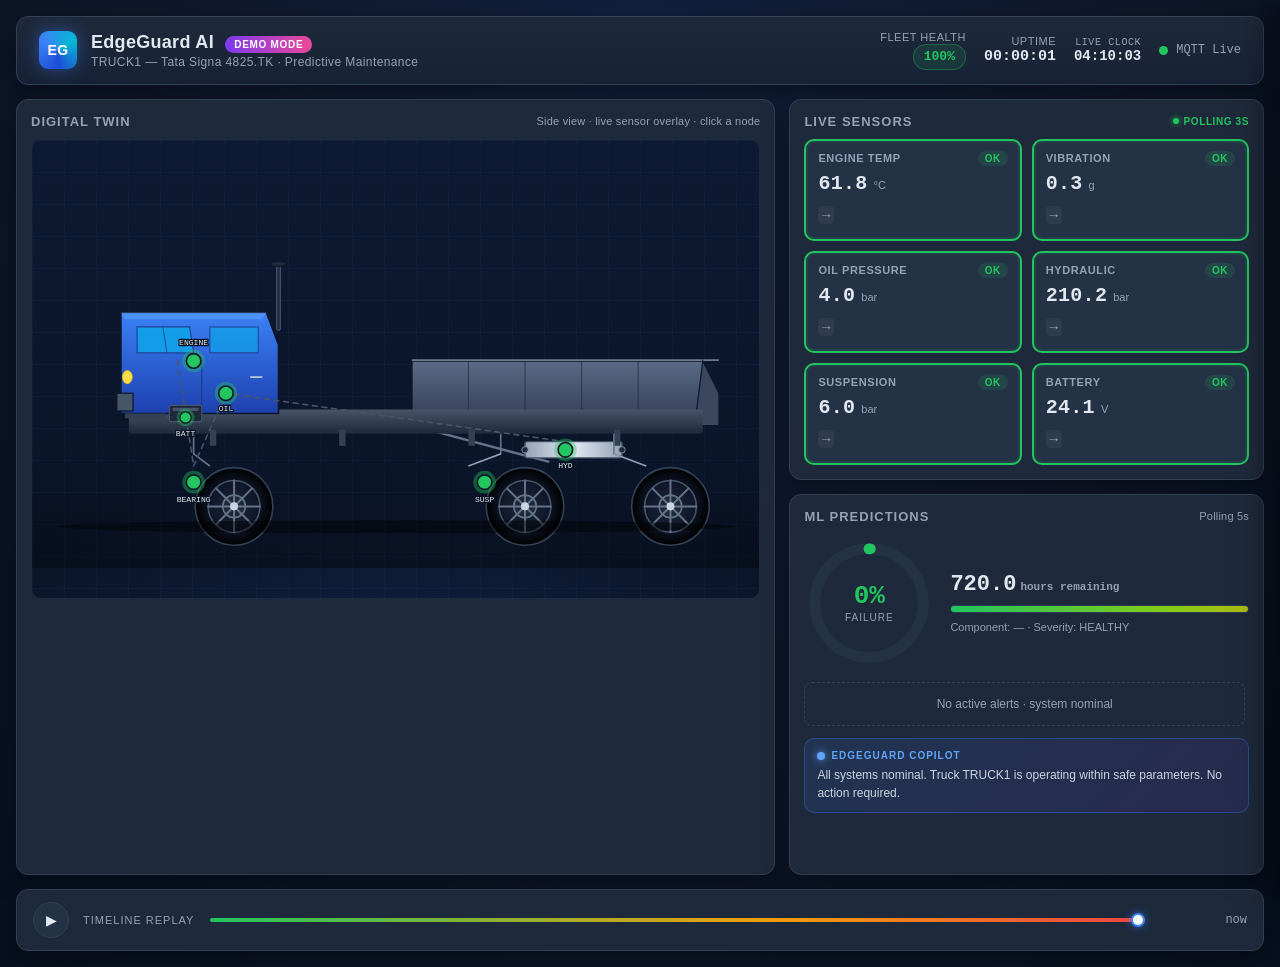
<file: frontend/digital_twin.html>
<!doctype html>
<html lang="en">
<head>
<meta charset="utf-8" />
<title>EdgeGuard AI — Digital Twin Dashboard</title>
<meta name="viewport" content="width=device-width, initial-scale=1" />
<style>
:root {
  --bg: #0f172a;
  --bg2: #0b1224;
  --card: #1e293b;
  --card2: #243245;
  --line: #334155;
  --text: #e2e8f0;
  --muted: #94a3b8;
  --accent: #3b82f6;
  --accent2: #60a5fa;
  --green: #22c55e;
  --amber: #f59e0b;
  --red: #ef4444;
  --critical-glow: rgba(239, 68, 68, 0.55);
  --shadow: 0 8px 24px rgba(0, 0, 0, 0.35);
  --radius: 12px;
  --mono: ui-monospace, SFMono-Regular, Menlo, Consolas, "Liberation Mono", monospace;
}

* { box-sizing: border-box; }

html, body {
  margin: 0;
  padding: 0;
  background: radial-gradient(ellipse at top, #11203d 0%, var(--bg) 55%, #07101f 100%);
  color: var(--text);
  font-family: -apple-system, BlinkMacSystemFont, "Segoe UI", Roboto, Oxygen, Ubuntu, "Helvetica Neue", Arial, sans-serif;
  min-height: 100vh;
  -webkit-font-smoothing: antialiased;
  overflow-x: hidden;
}

.app {
  display: grid;
  grid-template-rows: auto 1fr auto;
  min-height: 100vh;
  padding: 16px;
  gap: 14px;
}

/* ===== HEADER ===== */
.header {
  display: flex;
  align-items: center;
  justify-content: space-between;
  background: linear-gradient(180deg, var(--card) 0%, #182236 100%);
  border: 1px solid var(--line);
  border-radius: var(--radius);
  padding: 14px 22px;
  box-shadow: var(--shadow);
}

.brand {
  display: flex;
  align-items: center;
  gap: 14px;
}

.logo-mark {
  width: 38px;
  height: 38px;
  border-radius: 9px;
  background: conic-gradient(from 180deg, #1d4ed8, #3b82f6, #06b6d4, #1d4ed8);
  position: relative;
  box-shadow: 0 0 18px rgba(59, 130, 246, 0.45);
  flex: 0 0 auto;
}
.logo-mark::after {
  content: "EG";
  position: absolute;
  inset: 0;
  display: grid;
  place-items: center;
  font-weight: 800;
  font-size: 14px;
  color: white;
  letter-spacing: 0.5px;
}

.brand-text h1 {
  margin: 0;
  font-size: 18px;
  font-weight: 700;
  letter-spacing: 0.3px;
}
.brand-text .sub {
  margin: 2px 0 0;
  font-size: 12px;
  color: var(--muted);
  letter-spacing: 0.4px;
}

.header-meta {
  display: flex;
  align-items: center;
  gap: 18px;
  font-size: 13px;
}

.kpi {
  display: flex;
  flex-direction: column;
  align-items: flex-end;
  line-height: 1.2;
}
.kpi .lbl { color: var(--muted); font-size: 11px; text-transform: uppercase; letter-spacing: 0.5px; }
.kpi .val { font-weight: 700; font-family: var(--mono); font-size: 15px; }

.health-pill {
  display: inline-flex;
  align-items: center;
  gap: 6px;
  background: rgba(34, 197, 94, 0.12);
  color: var(--green);
  border: 1px solid rgba(34, 197, 94, 0.35);
  padding: 4px 10px;
  border-radius: 999px;
  font-weight: 700;
  font-family: var(--mono);
}
.health-pill.amber { background: rgba(245,158,11,.12); color: var(--amber); border-color: rgba(245,158,11,.35); }
.health-pill.red   { background: rgba(239,68,68,.12);  color: var(--red);   border-color: rgba(239,68,68,.4); }

.conn {
  display: inline-flex;
  align-items: center;
  gap: 8px;
  font-family: var(--mono);
  font-size: 12px;
  color: var(--muted);
}
.dot {
  width: 9px; height: 9px; border-radius: 50%;
  background: var(--red);
  box-shadow: 0 0 0 0 rgba(239,68,68,0.7);
  animation: pulse-red 1.4s infinite;
}
.dot.green {
  background: var(--green);
  box-shadow: 0 0 0 0 rgba(34,197,94,0.7);
  animation: pulse-green 1.6s infinite;
}
@keyframes pulse-red  {
  0% { box-shadow: 0 0 0 0 rgba(239,68,68,0.55); }
  70% { box-shadow: 0 0 0 10px rgba(239,68,68,0); }
  100% { box-shadow: 0 0 0 0 rgba(239,68,68,0); }
}
@keyframes pulse-green {
  0% { box-shadow: 0 0 0 0 rgba(34,197,94,0.55); }
  70% { box-shadow: 0 0 0 10px rgba(34,197,94,0); }
  100% { box-shadow: 0 0 0 0 rgba(34,197,94,0); }
}

.demo-badge {
  display: none;
  background: linear-gradient(90deg, #7c3aed, #ec4899);
  color: white;
  padding: 3px 9px;
  border-radius: 999px;
  font-size: 10px;
  font-weight: 800;
  letter-spacing: 0.7px;
  margin-left: 6px;
}
.demo-badge.show { display: inline-block; }

/* ===== MAIN GRID ===== */
.main {
  display: grid;
  grid-template-columns: minmax(0, 1.6fr) minmax(360px, 1fr);
  gap: 14px;
  min-height: 0;
}

@media (max-width: 1100px) {
  .main { grid-template-columns: 1fr; }
}

.panel {
  background: var(--card);
  border: 1px solid var(--line);
  border-radius: var(--radius);
  padding: 14px;
  box-shadow: var(--shadow);
  display: flex;
  flex-direction: column;
  min-width: 0;
}
.panel h2 {
  margin: 0 0 10px;
  font-size: 13px;
  font-weight: 700;
  letter-spacing: 1px;
  color: var(--muted);
  text-transform: uppercase;
  display: flex;
  align-items: center;
  justify-content: space-between;
}
.panel h2 .small {
  font-size: 11px;
  font-weight: 500;
  text-transform: none;
  letter-spacing: 0.2px;
  color: var(--muted);
}

/* ===== TRUCK SCHEMATIC ===== */
.twin-wrap {
  position: relative;
  min-height: 460px;
  background:
    radial-gradient(800px 220px at 50% 105%, rgba(59,130,246,0.10), transparent 60%),
    linear-gradient(180deg, #0d1a33 0%, #0a1326 100%);
  border: 1px solid #1c2a44;
  border-radius: 10px;
  overflow: hidden;
}
.twin-wrap::before {
  content: "";
  position: absolute;
  inset: 0;
  background-image:
    linear-gradient(rgba(59,130,246,0.05) 1px, transparent 1px),
    linear-gradient(90deg, rgba(59,130,246,0.05) 1px, transparent 1px);
  background-size: 32px 32px;
  pointer-events: none;
}
.twin-wrap::after {
  content: "";
  position: absolute;
  left: 0; right: 0; bottom: 30px; height: 90px;
  background: linear-gradient(180deg, transparent 0%, rgba(0,0,0,0.35) 100%);
  pointer-events: none;
}
.twin-svg {
  display: block;
  width: 100%;
  height: 100%;
  position: relative;
  z-index: 1;
}

.critical-banner {
  position: absolute;
  top: 14px;
  left: 50%;
  transform: translateX(-50%) translateY(-30px);
  background: linear-gradient(90deg, #ef4444, #b91c1c);
  color: white;
  font-weight: 800;
  letter-spacing: 1.5px;
  padding: 8px 22px;
  border-radius: 999px;
  font-size: 13px;
  border: 1px solid rgba(255,255,255,0.2);
  box-shadow: 0 0 30px rgba(239,68,68,0.6);
  opacity: 0;
  transition: opacity 0.5s ease, transform 0.5s ease;
  z-index: 5;
  pointer-events: none;
}
.critical-banner.show {
  opacity: 1;
  transform: translateX(-50%) translateY(0);
  animation: banner-flash 1.2s infinite;
}
@keyframes banner-flash {
  0%, 100% { box-shadow: 0 0 25px rgba(239,68,68,0.55); }
  50% { box-shadow: 0 0 45px rgba(239,68,68,0.95); }
}

/* Truck node glow */
.node {
  cursor: pointer;
  transition: transform 0.25s ease;
}
.node:hover { transform: scale(1.18); }
.node-halo { transition: opacity 0.6s ease, r 0.6s ease; }
.node-core { transition: fill 0.6s ease, stroke 0.6s ease; }

.node.critical .node-halo {
  animation: halo-pulse 1.1s ease-in-out infinite;
}
@keyframes halo-pulse {
  0%, 100% { opacity: 0.4; r: 14; }
  50%      { opacity: 0.9; r: 22; }
}

.node.critical .node-core {
  animation: core-pulse 1.1s ease-in-out infinite;
}
@keyframes core-pulse {
  0%, 100% { filter: drop-shadow(0 0 4px var(--red)); }
  50%      { filter: drop-shadow(0 0 14px var(--red)); }
}

.cascade-line {
  stroke-dasharray: 6 6;
  stroke-dashoffset: 0;
  transition: stroke 0.6s ease, stroke-width 0.6s ease, opacity 0.6s ease;
}
.cascade-line.active {
  animation: dash-march 1.6s linear infinite;
}
@keyframes dash-march {
  to { stroke-dashoffset: -48; }
}

.chassis-path {
  transition: stroke 0.6s ease, filter 0.6s ease, opacity 0.6s ease;
}

.stress-overlay {
  opacity: 0;
  transition: opacity 0.6s ease;
  pointer-events: none;
}

/* Exhaust / dust particles */
.particle-layer {
  position: absolute;
  inset: 0;
  pointer-events: none;
  z-index: 2;
}
.particle {
  position: absolute;
  width: 6px; height: 6px;
  background: radial-gradient(circle, rgba(120,120,120,0.95), rgba(120,120,120,0) 70%);
  border-radius: 50%;
  opacity: 0;
}
.particle.active {
  animation: dust-rise 2.4s linear infinite;
}
@keyframes dust-rise {
  0%   { opacity: 0; transform: translate(0,0) scale(0.4); }
  20%  { opacity: 0.85; }
  100% { opacity: 0; transform: translate(40px,-90px) scale(1.6); }
}

/* Truck tipper bed raise */
.tipper-bed {
  transition: transform 0.8s cubic-bezier(.2,.8,.2,1), transform-origin 0.4s ease;
  transform-box: fill-box;
  transform-origin: 80% 100%;
}
.tipper-bed.raised {
  transform: rotate(-18deg) translate(8px,-10px);
}

/* ===== LIVE SENSOR PANEL ===== */
.sensors {
  display: grid;
  grid-template-columns: repeat(2, 1fr);
  gap: 10px;
}
.sensor-card {
  background: var(--card2);
  border: 2px solid var(--line);
  border-radius: 10px;
  padding: 10px 12px;
  display: flex;
  flex-direction: column;
  gap: 6px;
  position: relative;
  transition: border-color 0.6s ease, box-shadow 0.6s ease, transform 0.2s ease;
  cursor: pointer;
  min-width: 0;
}
.sensor-card:hover { transform: translateY(-2px); }
.sensor-card.healthy { border-color: var(--green); box-shadow: 0 0 0 2px rgba(34,197,94,0.10) inset; }
.sensor-card.warning { border-color: var(--amber); box-shadow: 0 0 0 2px rgba(245,158,11,0.12) inset; }
.sensor-card.critical { border-color: var(--red); box-shadow: 0 0 0 2px rgba(239,68,68,0.18) inset, 0 0 18px rgba(239,68,68,0.25); }

.sensor-head {
  display: flex;
  justify-content: space-between;
  align-items: center;
  gap: 8px;
}
.sensor-name {
  font-size: 11px;
  color: var(--muted);
  text-transform: uppercase;
  letter-spacing: 0.6px;
  font-weight: 600;
  white-space: nowrap;
  overflow: hidden;
  text-overflow: ellipsis;
}
.health-badge {
  font-size: 10px;
  font-weight: 700;
  text-transform: uppercase;
  padding: 2px 7px;
  border-radius: 999px;
  background: rgba(34,197,94,0.15);
  color: var(--green);
  letter-spacing: 0.5px;
  white-space: nowrap;
}
.health-badge.amber { background: rgba(245,158,11,0.15); color: var(--amber); }
.health-badge.red   { background: rgba(239,68,68,0.18);  color: var(--red); }

.sensor-value {
  display: flex;
  align-items: baseline;
  gap: 6px;
}
.sensor-value .v { font-size: 20px; font-weight: 700; font-family: var(--mono); letter-spacing: 0.3px; }
.sensor-value .u { font-size: 11px; color: var(--muted); }

.sensor-trend {
  display: flex;
  align-items: center;
  justify-content: space-between;
  gap: 6px;
}
.trend-arrow {
  font-size: 14px;
  line-height: 1;
  width: 18px; height: 18px;
  display: inline-flex;
  align-items: center;
  justify-content: center;
  border-radius: 4px;
  background: rgba(255,255,255,0.05);
  color: var(--muted);
}
.trend-arrow.up   { color: var(--amber); background: rgba(245,158,11,0.12); }
.trend-arrow.down { color: #60a5fa;  background: rgba(59,130,246,0.12); }
.trend-arrow.flat { color: var(--muted); }

.spark {
  width: 100%;
  height: 28px;
  display: block;
}

/* ===== PREDICTION PANEL ===== */
.pred-grid {
  display: grid;
  grid-template-columns: auto 1fr;
  gap: 16px;
  align-items: center;
  margin-top: 4px;
}

.gauge {
  position: relative;
  width: 130px; height: 130px;
}
.gauge svg { width: 100%; height: 100%; transform: rotate(-90deg); }
.gauge .gauge-track { stroke: #243245; }
.gauge .gauge-fill {
  stroke-linecap: round;
  transition: stroke-dashoffset 0.8s ease, stroke 0.6s ease;
}
.gauge .gauge-center {
  position: absolute;
  inset: 0;
  display: flex;
  flex-direction: column;
  align-items: center;
  justify-content: center;
  pointer-events: none;
}
.gauge .gauge-center .pct {
  font-size: 26px;
  font-weight: 800;
  font-family: var(--mono);
  line-height: 1;
  transition: color 0.6s ease;
}
.gauge .gauge-center .lbl {
  font-size: 10px;
  color: var(--muted);
  letter-spacing: 1px;
  text-transform: uppercase;
  margin-top: 3px;
}

.rul-block {
  display: flex;
  flex-direction: column;
  gap: 8px;
  min-width: 0;
}
.rul-value {
  font-size: 22px;
  font-weight: 700;
  font-family: var(--mono);
}
.rul-value .small { font-size: 11px; color: var(--muted); margin-left: 4px; }
.rul-bar {
  height: 8px;
  background: #1b2740;
  border-radius: 999px;
  overflow: hidden;
  border: 1px solid #2a3a58;
}
.rul-bar .fill {
  height: 100%;
  background: linear-gradient(90deg, var(--green), #84cc16, var(--amber), var(--red));
  background-size: 220% 100%;
  background-position: 0% 0%;
  transition: width 0.8s ease, background-position 0.8s ease;
}

.alerts {
  margin-top: 14px;
  display: flex;
  flex-direction: column;
  gap: 8px;
  max-height: 220px;
  overflow-y: auto;
  padding-right: 4px;
}
.alerts::-webkit-scrollbar { width: 6px; }
.alerts::-webkit-scrollbar-thumb { background: #334155; border-radius: 6px; }

.alert {
  background: var(--card2);
  border-left: 4px solid var(--accent);
  border-radius: 6px;
  padding: 8px 10px;
  display: grid;
  grid-template-columns: auto 1fr auto;
  gap: 8px;
  align-items: start;
  font-size: 12px;
  transition: border-color 0.4s ease;
}
.alert.warning { border-left-color: var(--amber); }
.alert.critical { border-left-color: var(--red); }
.alert .badge {
  font-size: 9px;
  font-weight: 700;
  text-transform: uppercase;
  padding: 2px 6px;
  border-radius: 999px;
  background: rgba(59,130,246,0.15);
  color: var(--accent2);
  letter-spacing: 0.5px;
  white-space: nowrap;
}
.alert.warning .badge { background: rgba(245,158,11,0.15); color: var(--amber); }
.alert.critical .badge { background: rgba(239,68,68,0.18); color: var(--red); }
.alert .body { line-height: 1.4; }
.alert .body .comp { color: var(--muted); font-size: 10px; text-transform: uppercase; letter-spacing: 0.6px; }
.alert .body .msg { margin-top: 2px; color: var(--text); }
.alert .ts { font-size: 10px; color: var(--muted); font-family: var(--mono); }

.empty-state {
  color: var(--muted);
  font-size: 12px;
  text-align: center;
  padding: 14px;
  border: 1px dashed var(--line);
  border-radius: 8px;
}

.copilot {
  margin-top: 12px;
  background: linear-gradient(135deg, rgba(59,130,246,0.12), rgba(124,58,237,0.10));
  border: 1px solid rgba(59,130,246,0.35);
  border-radius: 10px;
  padding: 10px 12px;
  font-size: 12px;
  line-height: 1.45;
  color: #cbd5e1;
}
.copilot .head {
  display: flex;
  align-items: center;
  gap: 6px;
  font-size: 10px;
  text-transform: uppercase;
  letter-spacing: 1px;
  color: var(--accent2);
  font-weight: 700;
  margin-bottom: 4px;
}
.copilot .head::before {
  content: "";
  width: 8px; height: 8px;
  border-radius: 50%;
  background: var(--accent2);
  box-shadow: 0 0 8px var(--accent2);
}

/* ===== TIMELINE REPLAY ===== */
.timeline {
  background: var(--card);
  border: 1px solid var(--line);
  border-radius: var(--radius);
  padding: 12px 16px;
  display: flex;
  align-items: center;
  gap: 14px;
  box-shadow: var(--shadow);
}
.timeline .play {
  width: 36px; height: 36px;
  border-radius: 50%;
  border: 1px solid var(--line);
  background: var(--card2);
  color: var(--text);
  cursor: pointer;
  display: grid;
  place-items: center;
  font-size: 14px;
}
.timeline .play:hover { background: #2c3a52; }
.timeline .scrub {
  flex: 1;
  position: relative;
  height: 36px;
  display: flex;
  flex-direction: column;
  justify-content: center;
}
.timeline .scrub input {
  -webkit-appearance: none;
  appearance: none;
  width: 100%;
  height: 4px;
  background: linear-gradient(90deg, var(--green) 0%, var(--amber) 60%, var(--red) 100%);
  border-radius: 999px;
  outline: none;
}
.timeline .scrub input::-webkit-slider-thumb {
  -webkit-appearance: none;
  appearance: none;
  width: 14px; height: 14px;
  border-radius: 50%;
  background: white;
  border: 2px solid var(--accent);
  cursor: pointer;
  box-shadow: 0 0 8px rgba(59,130,246,0.6);
}
.timeline .scrub input::-moz-range-thumb {
  width: 14px; height: 14px;
  border-radius: 50%;
  background: white;
  border: 2px solid var(--accent);
  cursor: pointer;
}
.timeline .ts {
  font-family: var(--mono);
  font-size: 12px;
  color: var(--muted);
  min-width: 90px;
  text-align: right;
}
.timeline .lbl {
  font-size: 11px;
  text-transform: uppercase;
  letter-spacing: 1px;
  color: var(--muted);
}

/* ===== SIDE PANEL (drawer) ===== */
.drawer-mask {
  position: fixed;
  inset: 0;
  background: rgba(2, 6, 23, 0.55);
  backdrop-filter: blur(2px);
  opacity: 0;
  pointer-events: none;
  transition: opacity 0.3s ease;
  z-index: 50;
}
.drawer-mask.show { opacity: 1; pointer-events: auto; }

.drawer {
  position: fixed;
  top: 0; right: 0; bottom: 0;
  width: min(440px, 95vw);
  background: linear-gradient(180deg, #0e1a30 0%, #0a1322 100%);
  border-left: 1px solid var(--line);
  box-shadow: -10px 0 30px rgba(0,0,0,0.5);
  transform: translateX(100%);
  transition: transform 0.35s cubic-bezier(.2,.8,.2,1);
  z-index: 60;
  display: flex;
  flex-direction: column;
}
.drawer.show { transform: translateX(0); }
.drawer-head {
  padding: 18px 20px;
  border-bottom: 1px solid var(--line);
  display: flex;
  align-items: center;
  justify-content: space-between;
}
.drawer-head h3 {
  margin: 0;
  font-size: 16px;
  letter-spacing: 0.3px;
}
.drawer-head h3 .sub {
  display: block;
  font-size: 11px;
  color: var(--muted);
  font-weight: 500;
  margin-top: 2px;
  letter-spacing: 0.5px;
  text-transform: uppercase;
}
.drawer-close {
  background: var(--card2);
  border: 1px solid var(--line);
  color: var(--text);
  width: 32px; height: 32px;
  border-radius: 8px;
  cursor: pointer;
  font-size: 16px;
}
.drawer-close:hover { background: #2c3a52; }
.drawer-body {
  padding: 16px 20px;
  flex: 1;
  overflow-y: auto;
}
.drawer-body h4 {
  font-size: 11px;
  text-transform: uppercase;
  letter-spacing: 1px;
  color: var(--muted);
  margin: 14px 0 8px;
}
.drawer-body h4:first-child { margin-top: 0; }
.history-chart {
  width: 100%;
  height: 180px;
  background: var(--card2);
  border: 1px solid var(--line);
  border-radius: 8px;
  display: block;
}
.sop-text {
  background: var(--card2);
  border: 1px solid var(--line);
  border-left: 3px solid var(--accent);
  border-radius: 8px;
  padding: 12px 14px;
  font-size: 13px;
  line-height: 1.55;
  color: #cbd5e1;
}
.sop-text strong { color: var(--text); }

.threshold-legend {
  display: grid;
  grid-template-columns: 1fr 1fr 1fr;
  gap: 6px;
  margin-top: 6px;
}
.threshold-legend .cell {
  font-size: 10px;
  padding: 4px 6px;
  border-radius: 6px;
  text-align: center;
  font-family: var(--mono);
  background: rgba(255,255,255,0.04);
  color: var(--muted);
  letter-spacing: 0.3px;
}
.threshold-legend .cell.healthy { color: var(--green); border: 1px solid rgba(34,197,94,0.3); }
.threshold-legend .cell.warning { color: var(--amber); border: 1px solid rgba(245,158,11,0.3); }
.threshold-legend .cell.critical{ color: var(--red);   border: 1px solid rgba(239,68,68,0.3); }

.live-tag {
  display: inline-flex;
  align-items: center;
  gap: 5px;
  font-size: 10px;
  font-weight: 700;
  letter-spacing: 0.6px;
  text-transform: uppercase;
  color: var(--green);
}
.live-tag::before {
  content: "";
  width: 6px; height: 6px;
  border-radius: 50%;
  background: var(--green);
  box-shadow: 0 0 6px var(--green);
  animation: pulse-green 1.4s infinite;
}

/* Sensor node label */
.node-label {
  fill: #e2e8f0;
  font-size: 10px;
  font-family: var(--mono);
  text-anchor: middle;
  pointer-events: none;
  paint-order: stroke;
  stroke: #0a1322;
  stroke-width: 3px;
  stroke-linejoin: round;
}

/* Status grid in header */
.header-clock {
  display: flex;
  flex-direction: column;
  align-items: flex-end;
  font-family: var(--mono);
}
.header-clock .lbl { color: var(--muted); font-size: 10px; text-transform: uppercase; letter-spacing: 0.6px; }
.header-clock .val { font-size: 14px; font-weight: 700; }

</style>
</head>
<body>
<div class="app">

  <!-- ==================== HEADER ==================== -->
  <header class="header">
    <div class="brand">
      <div class="logo-mark"></div>
      <div class="brand-text">
        <h1>EdgeGuard AI <span class="demo-badge" id="demoBadge">DEMO MODE</span></h1>
        <p class="sub">TRUCK1 — Tata Signa 4825.TK &middot; Predictive Maintenance</p>
      </div>
    </div>
    <div class="header-meta">
      <div class="kpi">
        <span class="lbl">Fleet Health</span>
        <span class="health-pill" id="healthPill">100%</span>
      </div>
      <div class="kpi">
        <span class="lbl">Uptime</span>
        <span class="val" id="uptimeVal">00:00:00</span>
      </div>
      <div class="header-clock">
        <span class="lbl">Live Clock</span>
        <span class="val" id="liveClock">--:--:--</span>
      </div>
      <div class="conn">
        <span class="dot green" id="connDot"></span>
        <span id="connTxt">MQTT Live</span>
      </div>
    </div>
  </header>

  <!-- ==================== MAIN ==================== -->
  <main class="main">

    <!-- ===== Truck Schematic Panel ===== -->
    <section class="panel" id="twinPanel">
      <h2>Digital Twin <span class="small">Side view &middot; live sensor overlay &middot; click a node</span></h2>
      <div class="twin-wrap" id="twinWrap">
        <div class="critical-banner" id="critBanner">⚠ CRITICAL FAILURE IMMINENT ⚠</div>

        <!-- Particle layer (exhaust) -->
        <div class="particle-layer" id="particleLayer"></div>

        <svg class="twin-svg" viewBox="0 0 900 460" preserveAspectRatio="xMidYMid meet">

          <defs>
            <linearGradient id="bedGrad" x1="0" y1="0" x2="0" y2="1">
              <stop offset="0" stop-color="#5b6b85"/>
              <stop offset="1" stop-color="#2f3a52"/>
            </linearGradient>
            <linearGradient id="cabGrad" x1="0" y1="0" x2="0" y2="1">
              <stop offset="0" stop-color="#3b82f6"/>
              <stop offset="1" stop-color="#1e40af"/>
            </linearGradient>
            <linearGradient id="chassisGrad" x1="0" y1="0" x2="0" y2="1">
              <stop offset="0" stop-color="#475569"/>
              <stop offset="1" stop-color="#1e293b"/>
            </linearGradient>
            <radialGradient id="wheelGrad" cx="0.5" cy="0.5" r="0.5">
              <stop offset="0" stop-color="#1f2937"/>
              <stop offset="0.6" stop-color="#0f172a"/>
              <stop offset="1" stop-color="#000"/>
            </radialGradient>
            <linearGradient id="ramGrad" x1="0" y1="0" x2="1" y2="0">
              <stop offset="0" stop-color="#94a3b8"/>
              <stop offset="0.5" stop-color="#e2e8f0"/>
              <stop offset="1" stop-color="#94a3b8"/>
            </linearGradient>
            <filter id="chassisShadow" x="-20%" y="-20%" width="140%" height="140%">
              <feGaussianBlur in="SourceAlpha" stdDeviation="2"/>
              <feOffset dx="0" dy="3"/>
              <feComponentTransfer><feFuncA type="linear" slope="0.5"/></feComponentTransfer>
              <feMerge><feMergeNode/><feMergeNode in="SourceGraphic"/></feMerge>
            </filter>

            <symbol id="wheel" viewBox="-50 -50 100 100">
              <circle r="48" fill="url(#wheelGrad)" stroke="#334155" stroke-width="2"/>
              <circle r="32" fill="none" stroke="#475569" stroke-width="2"/>
              <circle r="14" fill="#1e293b" stroke="#64748b" stroke-width="2"/>
              <g stroke="#64748b" stroke-width="2.5" stroke-linecap="round">
                <line x1="0" y1="-32" x2="0" y2="32"/>
                <line x1="-32" y1="0" x2="32" y2="0"/>
                <line x1="-22" y1="-22" x2="22" y2="22"/>
                <line x1="-22" y1="22" x2="22" y2="-22"/>
              </g>
              <circle r="5" fill="#cbd5e1"/>
            </symbol>
          </defs>

          <!-- ============== TRUCK BODY ============== -->
          <g id="truckBody">

            <!-- Tipper bed (raised at critical) -->
            <g class="tipper-bed" id="tipperBed">
              <!-- Bed main body -->
              <path d="M 470 220 L 830 220 L 850 260 L 830 300 L 470 300 Z"
                    fill="url(#bedGrad)" stroke="#0f172a" stroke-width="2" class="chassis-path"/>
              <!-- Bed top rim -->
              <path d="M 470 220 L 830 220 L 850 220 L 850 218 L 470 218 Z"
                    fill="#94a3b8" opacity="0.7"/>
              <!-- Bed ribs -->
              <g stroke="#1e293b" stroke-width="1.5" opacity="0.6">
                <line x1="540" y1="220" x2="540" y2="300"/>
                <line x1="610" y1="220" x2="610" y2="300"/>
                <line x1="680" y1="220" x2="680" y2="300"/>
                <line x1="750" y1="220" x2="750" y2="300"/>
              </g>
              <!-- Tail gate -->
              <path d="M 830 220 L 850 260 L 850 300 L 820 300 Z"
                    fill="#3b475e" stroke="#0f172a" stroke-width="1.5"/>
            </g>

            <!-- Hydraulic ram under tipper bed -->
            <g id="hydraulicRam">
              <line x1="490" y1="305" x2="640" y2="345" stroke="#64748b" stroke-width="3"/>
              <rect x="610" y="320" width="120" height="20" rx="3" fill="url(#ramGrad)" stroke="#475569" stroke-width="1.5"/>
              <line x1="610" y1="320" x2="610" y2="340" stroke="#475569" stroke-width="1"/>
              <line x1="730" y1="320" x2="730" y2="340" stroke="#475569" stroke-width="1"/>
              <circle cx="610" cy="330" r="4" fill="#1e293b" stroke="#94a3b8" stroke-width="1"/>
              <circle cx="730" cy="330" r="4" fill="#1e293b" stroke="#94a3b8" stroke-width="1"/>
            </g>

            <!-- Main chassis frame -->
            <rect x="120" y="280" width="710" height="30" rx="4" fill="url(#chassisGrad)" class="chassis-path" filter="url(#chassisShadow)"/>

            <!-- Cross members -->
            <g fill="#334155">
              <rect x="220" y="305" width="8" height="20"/>
              <rect x="380" y="305" width="8" height="20"/>
              <rect x="540" y="305" width="8" height="20"/>
              <rect x="720" y="305" width="8" height="20"/>
            </g>

            <!-- Cab (boxy) -->
            <g id="cabGroup">
              <!-- Cab body -->
              <path d="M 110 160 L 290 160 L 305 200 L 305 285 L 110 285 Z"
                    fill="url(#cabGrad)" stroke="#0f172a" stroke-width="2" class="chassis-path"/>
              <!-- Roof highlight -->
              <path d="M 110 160 L 290 160 L 285 168 L 115 168 Z" fill="#60a5fa" opacity="0.5"/>
              <!-- Windshield -->
              <path d="M 130 178 L 195 178 L 200 210 L 130 210 Z" fill="#0ea5e9" opacity="0.85" stroke="#1e3a8a" stroke-width="1.5"/>
              <line x1="162" y1="178" x2="167" y2="210" stroke="#1e3a8a" stroke-width="1"/>
              <!-- Side window -->
              <rect x="220" y="178" width="60" height="32" fill="#0ea5e9" opacity="0.7" stroke="#1e3a8a" stroke-width="1.5"/>
              <!-- Door handle -->
              <line x1="270" y1="240" x2="285" y2="240" stroke="#cbd5e1" stroke-width="2"/>
              <!-- Door line -->
              <line x1="210" y1="220" x2="210" y2="285" stroke="#1e3a8a" stroke-width="1.5"/>
              <!-- Headlight -->
              <ellipse cx="118" cy="240" rx="6" ry="8" fill="#fde047" stroke="#facc15" stroke-width="1"/>
              <!-- Front bumper -->
              <rect x="105" y="260" width="20" height="22" fill="#475569" stroke="#0f172a" stroke-width="1.5"/>
              <!-- Step -->
              <rect x="115" y="285" width="50" height="6" fill="#334155"/>
            </g>

            <!-- Exhaust pipe (with particles on critical) -->
            <g id="exhaustGroup">
              <line x1="305" y1="180" x2="305" y2="100" stroke="#475569" stroke-width="6" stroke-linecap="round"/>
              <line x1="305" y1="180" x2="305" y2="100" stroke="#1e293b" stroke-width="3" stroke-linecap="round"/>
              <ellipse cx="305" cy="100" rx="10" ry="3" fill="#1e293b" stroke="#0f172a" stroke-width="1.5"/>
            </g>

            <!-- Suspension hints (rear) -->
            <g stroke="#64748b" stroke-width="2" fill="none">
              <path d="M 720 310 L 720 335 L 760 350"/>
              <path d="M 580 310 L 580 335 L 540 350"/>
            </g>
            <g stroke="#94a3b8" stroke-width="1.5">
              <line x1="580" y1="335" x2="540" y2="350"/>
              <line x1="720" y1="335" x2="760" y2="350"/>
            </g>

            <!-- Front suspension (hint) -->
            <g stroke="#64748b" stroke-width="2" fill="none">
              <path d="M 200 310 L 200 335 L 220 350"/>
            </g>

            <!-- Battery (cab underside) -->
            <rect x="170" y="275" width="40" height="20" rx="2" fill="#1e293b" stroke="#475569" stroke-width="1.5"/>
            <rect x="174" y="278" width="32" height="4" fill="#475569"/>
            <text x="190" y="291" text-anchor="middle" font-family="monospace" font-size="8" fill="#94a3b8">12V</text>

            <!-- Wheels: front + 2 rear -->
            <use href="#wheel" x="200" y="350" width="100" height="100"/>
            <use href="#wheel" x="560" y="350" width="100" height="100"/>
            <use href="#wheel" x="740" y="350" width="100" height="100"/>

            <!-- Ground shadow -->
            <ellipse cx="450" cy="425" rx="420" ry="8" fill="rgba(0,0,0,0.45)"/>

            <!-- Stress overlay (visible at high failure probability) -->
            <g class="stress-overlay" id="stressOverlay">
              <path d="M 200 285 L 280 285" stroke="#ef4444" stroke-width="2" stroke-dasharray="3 3" opacity="0.7"/>
              <path d="M 470 285 L 600 285" stroke="#ef4444" stroke-width="2" stroke-dasharray="3 3" opacity="0.7"/>
              <path d="M 720 285 L 830 285" stroke="#ef4444" stroke-width="2" stroke-dasharray="3 3" opacity="0.7"/>
              <path d="M 130 220 L 130 270" stroke="#ef4444" stroke-width="2" stroke-dasharray="3 3" opacity="0.5"/>
              <circle cx="200" cy="350" r="55" fill="none" stroke="#ef4444" stroke-width="1.5" stroke-dasharray="4 4" opacity="0.5"/>
              <circle cx="560" cy="350" r="55" fill="none" stroke="#ef4444" stroke-width="1.5" stroke-dasharray="4 4" opacity="0.5"/>
              <circle cx="740" cy="350" r="55" fill="none" stroke="#ef4444" stroke-width="1.5" stroke-dasharray="4 4" opacity="0.5"/>
              <text x="450" y="445" text-anchor="middle" font-family="monospace" font-size="11" fill="#ef4444" font-weight="700" letter-spacing="1.5">STRUCTURAL STRESS DETECTED</text>
            </g>

          </g>

          <!-- ============== CASCADE LINES ============== -->
          <g id="cascadeGroup" fill="none" stroke-width="2.5" stroke-linecap="round">
            <line class="cascade-line" id="line_engine_bearing" x1="180" y1="220" x2="200" y2="350"/>
            <line class="cascade-line" id="line_bearing_oil"   x1="200" y1="350" x2="240" y2="260"/>
            <line class="cascade-line" id="line_oil_hydraulic" x1="240" y1="260" x2="660" y2="320"/>
          </g>

          <!-- ============== SENSOR NODES ============== -->
          <g id="nodesGroup">

            <!-- Engine (cab area) -->
            <g class="node" id="node_temperature" data-sensor="temperature">
              <circle class="node-halo" cx="200" cy="220" r="14" fill="#22c55e" opacity="0.4"/>
              <circle class="node-core" cx="200" cy="220" r="9" fill="#22c55e" stroke="#0f172a" stroke-width="2"/>
              <text class="node-label" x="200" y="200">ENGINE</text>
            </g>

            <!-- Axle bearing (front wheel hub) -->
            <g class="node" id="node_vibration" data-sensor="vibration">
              <circle class="node-halo" cx="200" cy="370" r="14" fill="#22c55e" opacity="0.4"/>
              <circle class="node-core" cx="200" cy="370" r="9" fill="#22c55e" stroke="#0f172a" stroke-width="2"/>
              <text class="node-label" x="200" y="395">BEARING</text>
            </g>

            <!-- Oil system (engine bay) -->
            <g class="node" id="node_oil_pressure" data-sensor="oil_pressure">
              <circle class="node-halo" cx="240" cy="260" r="14" fill="#22c55e" opacity="0.4"/>
              <circle class="node-core" cx="240" cy="260" r="9" fill="#22c55e" stroke="#0f172a" stroke-width="2"/>
              <text class="node-label" x="240" y="282">OIL</text>
            </g>

            <!-- Hydraulic ram (tipper bed hinge) -->
            <g class="node" id="node_hydraulic_pressure" data-sensor="hydraulic_pressure">
              <circle class="node-halo" cx="660" cy="330" r="14" fill="#22c55e" opacity="0.4"/>
              <circle class="node-core" cx="660" cy="330" r="9" fill="#22c55e" stroke="#0f172a" stroke-width="2"/>
              <text class="node-label" x="660" y="352">HYD</text>
            </g>

            <!-- Suspension (rear axle) -->
            <g class="node" id="node_suspension_pressure" data-sensor="suspension_pressure">
              <circle class="node-halo" cx="560" cy="370" r="14" fill="#22c55e" opacity="0.4"/>
              <circle class="node-core" cx="560" cy="370" r="9" fill="#22c55e" stroke="#0f172a" stroke-width="2"/>
              <text class="node-label" x="560" y="395">SUSP</text>
            </g>

            <!-- Battery (cab underside) -->
            <g class="node" id="node_battery_voltage" data-sensor="battery_voltage">
              <circle class="node-halo" cx="190" cy="290" r="11" fill="#22c55e" opacity="0.4"/>
              <circle class="node-core" cx="190" cy="290" r="7" fill="#22c55e" stroke="#0f172a" stroke-width="1.5"/>
              <text class="node-label" x="190" y="313">BATT</text>
            </g>

          </g>
        </svg>
      </div>
    </section>

    <!-- ===== Right column ===== -->
    <div style="display: grid; grid-template-rows: 1fr 1fr; gap: 14px; min-height: 0;">

      <!-- Live Sensors -->
      <section class="panel">
        <h2>Live Sensors <span class="live-tag">Polling 3s</span></h2>
        <div class="sensors" id="sensorGrid"></div>
      </section>

      <!-- Predictions -->
      <section class="panel">
        <h2>ML Predictions <span class="small">Polling 5s</span></h2>
        <div class="pred-grid">
          <div class="gauge" id="gauge">
            <svg viewBox="0 0 120 120">
              <circle class="gauge-track" cx="60" cy="60" r="50" fill="none" stroke-width="10"/>
              <circle class="gauge-fill" id="gaugeFill" cx="60" cy="60" r="50" fill="none"
                      stroke="#22c55e" stroke-width="10"
                      stroke-dasharray="314.16" stroke-dashoffset="314.16"/>
            </svg>
            <div class="gauge-center">
              <div class="pct" id="gaugePct">0%</div>
              <div class="lbl">Failure</div>
            </div>
          </div>
          <div class="rul-block">
            <div class="rul-value"><span id="rulVal">—</span><span class="small">hours remaining</span></div>
            <div class="rul-bar"><div class="fill" id="rulFill" style="width: 0%; background-position: 0% 0%;"></div></div>
            <div class="small" style="color: var(--muted); font-size: 11px;" id="rulSub">Estimated RUL &middot; updates with prediction</div>
          </div>
        </div>

        <div class="alerts" id="alertsList">
          <div class="empty-state">No active alerts &middot; system nominal</div>
        </div>

        <div class="copilot" id="copilotBox">
          <div class="head">EdgeGuard Copilot</div>
          <div id="copilotText">All systems nominal. Truck TRUCK1 is operating within safe parameters. No action required.</div>
        </div>
      </section>

    </div>
  </main>

  <!-- ==================== TIMELINE REPLAY ==================== -->
  <footer class="timeline">
    <button class="play" id="playBtn" title="Play / Pause">▶</button>
    <div class="lbl">Timeline Replay</div>
    <div class="scrub">
      <input type="range" min="0" max="100" value="100" id="scrub" />
    </div>
    <div class="ts" id="scrubTime">now</div>
  </footer>
</div>

<!-- ==================== DRAWER ==================== -->
<div class="drawer-mask" id="drawerMask"></div>
<aside class="drawer" id="drawer" aria-hidden="true">
  <div class="drawer-head">
    <h3 id="drawerTitle">Sensor<span class="sub" id="drawerSub">Click a node or card</span></h3>
    <button class="drawer-close" id="drawerClose" aria-label="Close">✕</button>
  </div>
  <div class="drawer-body">
    <h4>Current Reading</h4>
    <div class="sop-text" id="drawerCurrent">—</div>

    <h4>History (last 20 readings)</h4>
    <canvas class="history-chart" id="historyChart" width="800" height="360"></canvas>

    <h4>Threshold Map</h4>
    <div class="threshold-legend" id="thresholds"></div>

    <h4>Recommended Action (SOP)</h4>
    <div class="sop-text" id="sopText">—</div>
  </div>
</aside>

<script>
/* ============================================================
   EDGEGUARD AI — DIGITAL TWIN DASHBOARD
   Polls backend (FastAPI) at :8000. Falls back to demo mode.
   ============================================================ */

const API = "http://localhost:8000";
const SENSOR_KEYS = [
  "temperature", "vibration", "oil_pressure",
  "hydraulic_pressure", "suspension_pressure", "battery_voltage"
];

const SENSOR_META = {
  temperature:          { name: "Engine Temp",    unit: "°C", pos: "Cab / engine bay" },
  vibration:            { name: "Vibration",      unit: "g",  pos: "Front axle bearing" },
  oil_pressure:         { name: "Oil Pressure",   unit: "bar",pos: "Engine lubrication" },
  hydraulic_pressure:   { name: "Hydraulic",      unit: "bar",pos: "Tipper lift ram" },
  suspension_pressure:  { name: "Suspension",     unit: "bar",pos: "Rear axle" },
  battery_voltage:      { name: "Battery",        unit: "V",  pos: "Cab underside" }
};

const THRESHOLDS = {
  temperature:         { healthy: [null, 75],  warning: [75, 90],    critical: [90, null] },
  vibration:           { healthy: [null, 0.8], warning: [0.8, 1.5],  critical: [1.5, null] },
  oil_pressure:        { healthy: [2.5, null], warning: [1.5, 2.5],  critical: [null, 1.5] },
  hydraulic_pressure:  { healthy: [180, null], warning: [120, 180], critical: [null, 120] },
  suspension_pressure: { healthy: [5.0, null], warning: [3.5, 5.0], critical: [null, 3.5] },
  battery_voltage:     { healthy: [22, null],  warning: [21, 22],   critical: [null, 21] }
};

const SOP = {
  temperature: "<strong>Engine Overheat</strong> — Reduce load immediately. Park in a safe, ventilated area. Check coolant level, radiator fan operation, and thermostat. Do not resume operation until temperature drops below 80°C and a full pressure test has been performed.",
  vibration: "<strong>Axle Bearing Wear</strong> — Reduce speed below 40 km/h. Inspect wheel hub for play, check for hot spots with IR thermometer. Schedule wheel bearing repacking within next 8 hours of operation.",
  oil_pressure: "<strong>Low Oil Pressure</strong> — STOP engine immediately to prevent seizure. Check oil level, oil filter, and pressure sender. Tow to nearest service bay. Do not restart until cause is identified and oil pressure > 2.5 bar at idle.",
  hydraulic_pressure: "<strong>Hydraulic System Weak</strong> — Avoid tipper bed actuation. Inspect for external leaks at ram, hoses, and fittings. Check hydraulic fluid reservoir level. Maximum 2 tipper cycles permitted before mandatory service.",
  suspension_pressure: "<strong>Suspension Pressure Loss</strong> — Reduce payload by 20%. Check air line connections, valve block, and bellows for leaks. Verify height sensor calibration. Schedule air-spring inspection within 24 hours.",
  battery_voltage: "<strong>Low Battery</strong> — Switch off non-essential electrical loads. Verify alternator output (should be 27.6–28.8V running). Inspect battery terminals for corrosion. Charge or replace battery if voltage remains below 22V after 30 min of engine run."
};

const COLORS = {
  healthy:  "#22c55e",
  warning:  "#f59e0b",
  critical: "#ef4444"
};

/* ============= STATE ============= */
const state = {
  demo: false,
  history: {},                 // sensor -> [vals]
  latest: {},                  // sensor -> {value, ts}
  history_maxlen: 20,
  prediction: { failure_probability: 0, rul_hours: null, severity: "healthy" },
  alerts: [],
  lastConnOk: false,
  startTime: Date.now(),
  healthScore: 100
};

SENSOR_KEYS.forEach(k => state.history[k] = []);

/* ============= HEALTH ============= */
function classify(sensor, v) {
  if (v == null || isNaN(v)) return "healthy";
  const t = THRESHOLDS[sensor];
  const inRange = (r, x) => {
    const lo = r[0], hi = r[1];
    if (lo != null && x < lo) return false;
    if (hi != null && x > hi) return false;
    return true;
  };
  if (inRange(t.healthy, v)) return "healthy";
  if (inRange(t.warning, v)) return "warning";
  return "critical";
}

/* ============= FETCH HELPERS ============= */
async function fetchJSON(url, opts = {}) {
  const ctl = new AbortController();
  const t = setTimeout(() => ctl.abort(), 2500);
  try {
    const r = await fetch(url, { ...opts, signal: ctl.signal });
    if (!r.ok) throw new Error("HTTP " + r.status);
    return await r.json();
  } finally { clearTimeout(t); }
}

async function safeFetch(url) {
  try {
    const data = await fetchJSON(url);
    return { ok: true, data };
  } catch (e) {
    return { ok: false, error: e.message || String(e) };
  }
}

/* ============= BACKEND POLLING ============= */
async function pollReadings() {
  const res = await safeFetch(`${API}/readings/latest`);
  if (!res.ok) {
    setConn(false, res.error);
    enterDemo("Backend unreachable");
    return;
  }
  setConn(true);
  exitDemo();
  // expected shape: { readings: { temperature: {value,ts}, ... } } OR flat dict
  const readings = res.data.readings || res.data;
  const ts = Date.now();
  SENSOR_KEYS.forEach(k => {
    const r = readings[k];
    if (r == null) return;
    const v = typeof r === "object" ? r.value : r;
    pushHistory(k, v, ts);
  });
}

async function pollPredictions() {
  const res = await safeFetch(`${API}/predictions/latest`);
  if (!res.ok) return;
  const p = res.data;
  if (p.failure_probability != null) state.prediction.failure_probability = p.failure_probability;
  if (p.rul_hours != null)           state.prediction.rul_hours = p.rul_hours;
  if (p.severity)                   state.prediction.severity = p.severity;
  if (p.component)                  state.prediction.component = p.component;
}

async function pollAlerts() {
  const res = await safeFetch(`${API}/alerts/active`);
  if (!res.ok) { state.alerts = []; return; }
  const a = res.data.alerts || res.data || [];
  state.alerts = Array.isArray(a) ? a : [];
}

function pushHistory(k, v, ts) {
  const arr = state.history[k];
  arr.push({ v, ts });
  if (arr.length > state.history_maxlen) arr.shift();
  state.latest[k] = { value: v, ts };
}

function trend(arr) {
  if (arr.length < 2) return "flat";
  const a = arr[arr.length - 2].v, b = arr[arr.length - 1].v;
  const diff = b - a;
  const mag = Math.abs(a) > 0 ? Math.abs(a) : 1;
  if (Math.abs(diff) / mag < 0.005) return "flat";
  return diff > 0 ? "up" : "down";
}

/* ============= DEMO MODE ============= */
let demoT0 = Date.now();
function enterDemo(reason) {
  if (state.demo) return;
  state.demo = true;
  demoT0 = Date.now();
  document.getElementById("demoBadge").classList.add("show");
  setConn(false, reason || "Demo mode");
}

function exitDemo() {
  if (!state.demo) return;
  state.demo = false;
  document.getElementById("demoBadge").classList.remove("show");
}

function demoStep() {
  // 90s cycle: 0-25 healthy, 25-55 warning, 55-80 critical, 80-90 reset
  const elapsed = ((Date.now() - demoT0) / 1000) % 90;
  const phase =
    elapsed < 25 ? "healthy" :
    elapsed < 55 ? "warning" :
    elapsed < 80 ? "critical" : "reset";

  const targets = {
    healthy:  { temperature: 62,  vibration: 0.4, oil_pressure: 4.2, hydraulic_pressure: 210, suspension_pressure: 6.2, battery_voltage: 24.1, fp: 0.05, rul: 720 },
    warning:  { temperature: 82,  vibration: 1.1, oil_pressure: 2.0, hydraulic_pressure: 150, suspension_pressure: 4.2, battery_voltage: 21.4, fp: 0.42, rul: 96 },
    critical: { temperature: 96,  vibration: 1.7, oil_pressure: 1.2, hydraulic_pressure: 100, suspension_pressure: 3.0, battery_voltage: 20.4, fp: 0.78, rul: 12 },
    reset:    { temperature: 60,  vibration: 0.35,oil_pressure: 4.4, hydraulic_pressure: 215, suspension_pressure: 6.4, battery_voltage: 24.3, fp: 0.05, rul: 720 }
  }[phase];

  // Smooth interpolation between phases for realistic trends
  const lerp = 0.08;
  const ts = Date.now();
  SENSOR_KEYS.forEach(k => {
    const cur = state.history[k].length ? state.history[k][state.history[k].length - 1].v : targets[k];
    const noise = (Math.random() - 0.5) * (k === "battery_voltage" ? 0.05 : 0.4);
    const next = cur + (targets[k] - cur) * lerp + noise;
    pushHistory(k, +next.toFixed(2), ts);
  });
  state.prediction.failure_probability += (targets.fp - state.prediction.failure_probability) * lerp;
  state.prediction.rul_hours = +(targets.rul).toFixed(1);
  state.prediction.severity = state.prediction.failure_probability > 0.6 ? "critical"
                            : state.prediction.failure_probability > 0.3 ? "warning" : "healthy";

  // Generate demo alerts
  if (phase === "warning") {
    state.alerts = [{
      component: "Engine",
      severity: "warning",
      message: "Engine temperature trending above safe operating range.",
      ts: Date.now() - 5000
    }];
  } else if (phase === "critical") {
    state.alerts = [
      { component: "Hydraulic System", severity: "critical", message: "Hydraulic pressure loss detected — risk of tipper bed failure.", ts: Date.now() - 3000 },
      { component: "Engine",           severity: "critical", message: "Engine coolant temperature critical. Reduce load immediately.", ts: Date.now() - 8000 },
      { component: "Axle Bearing",     severity: "warning",  message: "Vibration levels elevated at front axle.", ts: Date.now() - 12000 }
    ];
  } else {
    state.alerts = [];
  }
}

/* ============= CONNECTION INDICATOR ============= */
function setConn(ok, msg) {
  if (ok === state.lastConnOk) return;
  state.lastConnOk = ok;
  const dot = document.getElementById("connDot");
  const txt = document.getElementById("connTxt");
  if (ok) {
    dot.classList.add("green");
    txt.textContent = "MQTT Live";
  } else {
    dot.classList.remove("green");
    txt.textContent = state.demo ? "Demo Mode" : "Disconnected";
  }
}

/* ============= RENDER: SENSOR CARDS ============= */
function renderSensors() {
  const grid = document.getElementById("sensorGrid");
  if (!grid.dataset.built) {
    grid.innerHTML = SENSOR_KEYS.map(k => `
      <div class="sensor-card healthy" data-sensor="${k}">
        <div class="sensor-head">
          <span class="sensor-name">${SENSOR_META[k].name}</span>
          <span class="health-badge">OK</span>
        </div>
        <div class="sensor-value">
          <span class="v" data-v="${k}">—</span>
          <span class="u">${SENSOR_META[k].unit}</span>
        </div>
        <div class="sensor-trend">
          <span class="trend-arrow flat" data-trend="${k}">→</span>
          <canvas class="spark" data-spark="${k}" width="120" height="28"></canvas>
        </div>
      </div>`).join("");
    grid.dataset.built = "1";

    // Card click → drawer
    grid.addEventListener("click", e => {
      const card = e.target.closest(".sensor-card");
      if (card) openDrawer(card.dataset.sensor);
    });
  }

  // Update values
  SENSOR_KEYS.forEach(k => {
    const arr = state.history[k];
    const card = grid.querySelector(`[data-sensor="${k}"]`);
    if (!card) return;
    const status = arr.length ? classify(k, arr[arr.length - 1].v) : "healthy";
    card.classList.remove("healthy","warning","critical");
    card.classList.add(status);

    const badge = card.querySelector(".health-badge");
    badge.classList.remove("amber","red");
    if (status === "warning") { badge.classList.add("amber"); badge.textContent = "WARN"; }
    else if (status === "critical") { badge.classList.add("red"); badge.textContent = "CRIT"; }
    else badge.textContent = "OK";

    const v = arr.length ? arr[arr.length - 1].v : null;
    card.querySelector(`[data-v="${k}"]`).textContent = v == null ? "—" : (k === "battery_voltage" ? v.toFixed(1) : v.toFixed(1));

    const arr2 = arr.slice(-20);
    const dir = trend(arr2);
    const arrow = card.querySelector(`[data-trend="${k}"]`);
    arrow.classList.remove("up","down","flat");
    arrow.classList.add(dir);
    arrow.textContent = dir === "up" ? "▲" : dir === "down" ? "▼" : "→";

    drawSpark(k, arr2, status);
  });
}

function drawSpark(key, data, status) {
  const canvas = document.querySelector(`[data-spark="${key}"]`);
  if (!canvas || data.length < 2) return;
  const ctx = canvas.getContext("2d");
  const w = canvas.width, h = canvas.height;
  ctx.clearRect(0,0,w,h);

  // Min/Max with a small headroom
  let lo = Infinity, hi = -Infinity;
  data.forEach(p => { if (p.v < lo) lo = p.v; if (p.v > hi) hi = p.v; });
  const pad = (hi - lo) * 0.15 || 0.5;
  lo -= pad; hi += pad;

  const xStep = w / (data.length - 1);
  const color = COLORS[status] || COLORS.healthy;

  // Filled area
  ctx.beginPath();
  data.forEach((p,i) => {
    const x = i * xStep;
    const y = h - ((p.v - lo) / (hi - lo)) * h;
    if (i === 0) ctx.moveTo(x, y); else ctx.lineTo(x, y);
  });
  ctx.lineTo(w, h);
  ctx.lineTo(0, h);
  ctx.closePath();
  const grad = ctx.createLinearGradient(0,0,0,h);
  grad.addColorStop(0, color + "55");
  grad.addColorStop(1, color + "00");
  ctx.fillStyle = grad;
  ctx.fill();

  // Line
  ctx.beginPath();
  data.forEach((p,i) => {
    const x = i * xStep;
    const y = h - ((p.v - lo) / (hi - lo)) * h;
    if (i === 0) ctx.moveTo(x, y); else ctx.lineTo(x, y);
  });
  ctx.strokeStyle = color;
  ctx.lineWidth = 1.5;
  ctx.lineJoin = "round";
  ctx.stroke();

  // Last point dot
  const last = data[data.length - 1];
  const lx = (data.length - 1) * xStep;
  const ly = h - ((last.v - lo) / (hi - lo)) * h;
  ctx.fillStyle = color;
  ctx.beginPath();
  ctx.arc(lx, ly, 2.5, 0, Math.PI*2);
  ctx.fill();
}

/* ============= RENDER: PREDICTIONS ============= */
function renderPredictions() {
  const fp = state.prediction.failure_probability || 0;
  const pct = Math.round(fp * 100);
  const fill = document.getElementById("gaugeFill");
  const C = 2 * Math.PI * 50; // 314.16
  fill.style.strokeDashoffset = (C * (1 - fp)).toFixed(2);
  const color = fp > 0.6 ? COLORS.critical : fp > 0.3 ? COLORS.warning : COLORS.healthy;
  fill.style.stroke = color;
  document.getElementById("gaugePct").textContent = pct + "%";
  document.getElementById("gaugePct").style.color = color;

  // Health pill
  const health = Math.max(0, Math.min(100, Math.round(100 - fp * 100)));
  state.healthScore = health;
  const pill = document.getElementById("healthPill");
  pill.classList.remove("amber","red");
  if (health < 60) pill.classList.add("red");
  else if (health < 85) pill.classList.add("amber");
  pill.textContent = health + "%";

  // RUL
  const rul = state.prediction.rul_hours;
  const rulEl = document.getElementById("rulVal");
  const rulFill = document.getElementById("rulFill");
  if (rul == null) {
    rulEl.textContent = "—";
    rulFill.style.width = "0%";
  } else {
    rulEl.textContent = rul.toFixed(1);
    const norm = Math.max(0, Math.min(1, rul / 200));
    rulFill.style.width = (norm * 100).toFixed(1) + "%";
    rulFill.style.backgroundPosition = ((1 - norm) * 100).toFixed(0) + "% 0%";
  }
  const sev = state.prediction.severity || "healthy";
  document.getElementById("rulSub").textContent =
    `Component: ${state.prediction.component || "—"} · Severity: ${sev.toUpperCase()}`;

  // Alerts
  const al = document.getElementById("alertsList");
  if (!state.alerts.length) {
    al.innerHTML = `<div class="empty-state">No active alerts · system nominal</div>`;
  } else {
    al.innerHTML = state.alerts.slice(0,8).map(a => {
      const sev = (a.severity || "info").toLowerCase();
      const ts = a.ts ? new Date(a.ts).toLocaleTimeString() : "";
      return `<div class="alert ${sev}">
        <span class="badge">${sev}</span>
        <div class="body">
          <div class="comp">${a.component || "—"}</div>
          <div class="msg">${a.message || ""}</div>
        </div>
        <div class="ts">${ts}</div>
      </div>`;
    }).join("");
  }

  // Copilot
  const copilotText = document.getElementById("copilotText");
  if (state.alerts.length) {
    const top = state.alerts[0];
    copilotText.innerHTML = `<strong>${top.component || "Alert"}:</strong> ${top.message} ` +
      `Recommended action: ${SOP[Object.keys(SOP).find(k => (top.component||"").toLowerCase().includes(k.replace("_"," "))) || "temperature"]?.split("</strong>")[1]?.split(".")[0] || "follow standard maintenance protocol"}.`;
  } else {
    copilotText.textContent = "All systems nominal. Truck TRUCK1 is operating within safe parameters. No action required.";
  }
}

/* ============= RENDER: TRUCK SCHEMATIC ============= */
function renderTwin() {
  const fp = state.prediction.failure_probability || 0;

  // Per-node color
  const nodeColors = {};
  SENSOR_KEYS.forEach(k => {
    const arr = state.history[k];
    const v = arr.length ? arr[arr.length - 1].v : null;
    nodeColors[k] = v == null ? "healthy" : classify(k, v);
  });

  // Apply
  SENSOR_KEYS.forEach(k => {
    const g = document.getElementById("node_" + k);
    if (!g) return;
    const st = nodeColors[k];
    const color = COLORS[st];
    g.classList.remove("critical");
    if (st === "critical") g.classList.add("critical");
    g.querySelector(".node-halo").setAttribute("fill", color);
    g.querySelector(".node-core").setAttribute("fill", color);
  });

  // Cascade lines
  const line1 = document.getElementById("line_engine_bearing");
  const line2 = document.getElementById("line_bearing_oil");
  const line3 = document.getElementById("line_oil_hydraulic");
  const lines = [line1, line2, line3];
  lines.forEach(l => l.classList.remove("active"));
  if (fp > 0.3) line1.classList.add("active");
  if (fp > 0.45) line2.classList.add("active");
  if (fp > 0.6) line3.classList.add("active");

  // Line colors
  const lineColor = fp > 0.7 ? COLORS.critical : fp > 0.45 ? COLORS.warning : "#475569";
  const lineWidth = fp > 0.3 ? 3 : 2;
  lines.forEach(l => { l.setAttribute("stroke", lineColor); l.setAttribute("stroke-width", lineWidth); });

  // Stress overlay
  const stress = document.getElementById("stressOverlay");
  if (fp > 0.6) {
    stress.style.opacity = Math.min(1, (fp - 0.6) / 0.4).toFixed(2);
  } else {
    stress.style.opacity = 0;
  }

  // Chassis darken
  document.querySelectorAll(".chassis-path").forEach(p => {
    if (fp > 0.8) p.style.filter = "brightness(0.6) saturate(1.4)";
    else if (fp > 0.6) p.style.filter = "brightness(0.8) saturate(1.2)";
    else p.style.filter = "none";
  });

  // Critical banner
  document.getElementById("critBanner").classList.toggle("show", fp > 0.8);

  // Tipper bed raise at critical
  document.getElementById("tipperBed").classList.toggle("raised", fp > 0.7);

  // Exhaust particles
  setExhaust(fp > 0.55);
}

function buildParticles() {
  const layer = document.getElementById("particleLayer");
  // Place particles near the exhaust top (x≈305, y≈100 in viewBox). Convert to % of twin-wrap.
  // viewBox 0 0 900 460, twin-wrap aspect ≈ 1.95
  layer.innerHTML = "";
  for (let i = 0; i < 7; i++) {
    const p = document.createElement("div");
    p.className = "particle";
    p.style.left = (305 / 900 * 100) + "%";
    p.style.top  = (100 / 460 * 100) + "%";
    p.style.animationDelay = (i * 0.32) + "s";
    p.style.transform = `translate(${(Math.random()*30-15)}px, 0)`;
    layer.appendChild(p);
  }
}
function setExhaust(active) {
  document.querySelectorAll(".particle").forEach(p => p.classList.toggle("active", active));
}

/* ============= RENDER: TIMELINE ============= */
let scrubbing = false;
let scrubValue = 100;
function bindTimeline() {
  const scrub = document.getElementById("scrub");
  const play = document.getElementById("playBtn");
  const ts = document.getElementById("scrubTime");
  scrub.addEventListener("input", e => {
    scrubbing = true;
    scrubValue = +e.target.value;
  });
  scrub.addEventListener("change", () => {
    setTimeout(() => { scrubbing = false; }, 200);
  });
  play.addEventListener("click", () => {
    play.textContent = play.textContent === "▶" ? "⏸" : "▶";
  });
  setInterval(() => {
    if (!scrubbing) {
      scrubValue = 100;
      scrub.value = 100;
    }
    const now = new Date();
    const ago = Math.round((100 - scrubValue) * 6); // 100% = 0min ago, 0% = 10min ago
    ts.textContent = scrubValue === 100 ? "now" : `-${ago}m ${String(now.getSeconds()).padStart(2,"0")}s`;
  }, 500);
}

/* ============= RENDER: CLOCK / UPTIME ============= */
function bindClock() {
  const clock = document.getElementById("liveClock");
  const up = document.getElementById("uptimeVal");
  function tick() {
    const d = new Date();
    clock.textContent = d.toLocaleTimeString("en-GB");
    const s = Math.floor((Date.now() - state.startTime) / 1000);
    const h = String(Math.floor(s/3600)).padStart(2,"0");
    const m = String(Math.floor((s%3600)/60)).padStart(2,"0");
    const ss = String(s%60).padStart(2,"0");
    up.textContent = `${h}:${m}:${ss}`;
  }
  setInterval(tick, 1000);
  tick();
}

/* ============= DRAWER ============= */
function openDrawer(sensor) {
  if (!SENSOR_META[sensor]) return;
  const d = document.getElementById("drawer");
  const mask = document.getElementById("drawerMask");
  document.getElementById("drawerTitle").innerHTML = `${SENSOR_META[sensor].name}<span class="sub">${SENSOR_META[sensor].pos} · ${SENSOR_META[sensor].unit}</span>`;
  const arr = state.history[sensor];
  const cur = arr.length ? arr[arr.length - 1].v : null;
  const status = cur == null ? "healthy" : classify(sensor, cur);
  document.getElementById("drawerCurrent").innerHTML = `
    <strong>Current value:</strong> ${cur == null ? "—" : cur.toFixed(2)} ${SENSOR_META[sensor].unit}<br>
    <strong>Status:</strong> <span style="color:${COLORS[status]}">${status.toUpperCase()}</span><br>
    <strong>Samples:</strong> ${arr.length} of last ${state.history_maxlen}
  `;

  // Threshold legend
  const t = THRESHOLDS[sensor];
  const fmt = (r) => (r[0] == null ? "−∞" : r[0]) + " – " + (r[1] == null ? "+∞" : r[1]);
  document.getElementById("thresholds").innerHTML = `
    <div class="cell healthy">OK: ${fmt(t.healthy)}</div>
    <div class="cell warning">WARN: ${fmt(t.warning)}</div>
    <div class="cell critical">CRIT: ${fmt(t.critical)}</div>
  `;

  // SOP
  document.getElementById("sopText").innerHTML = SOP[sensor] || "—";

  d.classList.add("show");
  mask.classList.add("show");
  setTimeout(() => drawHistory(sensor, status), 60);
}

function closeDrawer() {
  document.getElementById("drawer").classList.remove("show");
  document.getElementById("drawerMask").classList.remove("show");
}

function drawHistory(sensor, status) {
  const c = document.getElementById("historyChart");
  const ctx = c.getContext("2d");
  // Match canvas to its CSS size for crispness
  const rect = c.getBoundingClientRect();
  c.width = rect.width * 2;
  c.height = rect.height * 2;
  ctx.scale(2, 2);
  const w = rect.width, h = rect.height;
  ctx.clearRect(0,0,w,h);

  const data = state.history[sensor].slice();
  if (data.length < 2) {
    ctx.fillStyle = "#94a3b8";
    ctx.font = "12px monospace";
    ctx.textAlign = "center";
    ctx.fillText("Collecting data…", w/2, h/2);
    return;
  }

  // Y range
  let lo = Infinity, hi = -Infinity;
  data.forEach(p => { if (p.v < lo) lo = p.v; if (p.v > hi) hi = p.v; });
  const pad = (hi - lo) * 0.15 || 0.5;
  lo -= pad; hi += pad;

  const xStep = (w - 40) / (data.length - 1);
  const color = COLORS[status] || COLORS.healthy;

  // Background grid
  ctx.strokeStyle = "rgba(148,163,184,0.12)";
  ctx.lineWidth = 1;
  for (let i = 0; i < 4; i++) {
    const y = (h - 20) * (i / 3) + 10;
    ctx.beginPath(); ctx.moveTo(30, y); ctx.lineTo(w-10, y); ctx.stroke();
  }

  // Threshold bands
  const t = THRESHOLDS[sensor];
  const yFor = (val) => h - 10 - ((val - lo) / (hi - lo)) * (h - 30);
  const drawBand = (r, fill) => {
    if (r[0] == null || r[1] == null) return;
    const y1 = yFor(r[1]);
    const y2 = yFor(r[0]);
    const top = Math.min(y1, y2), bot = Math.max(y1, y2);
    ctx.fillStyle = fill;
    ctx.fillRect(30, top, w - 40, bot - top);
  };
  // (Approximate band placement if range is bounded)
  if (t.warning[0] != null && t.warning[1] != null) {
    const y1 = yFor(t.warning[1]);
    const y2 = yFor(t.warning[0]);
    ctx.fillStyle = "rgba(245,158,11,0.07)";
    ctx.fillRect(30, Math.min(y1,y2), w - 40, Math.abs(y2-y1));
  }
  if (t.critical[0] != null && t.critical[1] != null) {
    const y1 = yFor(t.critical[1]);
    const y2 = yFor(t.critical[0]);
    ctx.fillStyle = "rgba(239,68,68,0.10)";
    ctx.fillRect(30, Math.min(y1,y2), w - 40, Math.abs(y2-y1));
  }

  // Area
  ctx.beginPath();
  data.forEach((p,i) => {
    const x = 30 + i * xStep;
    const y = yFor(p.v);
    if (i === 0) ctx.moveTo(x, y); else ctx.lineTo(x, y);
  });
  ctx.lineTo(30 + (data.length-1) * xStep, h - 10);
  ctx.lineTo(30, h - 10);
  ctx.closePath();
  const grad = ctx.createLinearGradient(0,0,0,h);
  grad.addColorStop(0, color + "55");
  grad.addColorStop(1, color + "00");
  ctx.fillStyle = grad;
  ctx.fill();

  // Line
  ctx.beginPath();
  data.forEach((p,i) => {
    const x = 30 + i * xStep;
    const y = yFor(p.v);
    if (i === 0) ctx.moveTo(x, y); else ctx.lineTo(x, y);
  });
  ctx.strokeStyle = color;
  ctx.lineWidth = 2;
  ctx.lineJoin = "round";
  ctx.stroke();

  // Last point
  const last = data[data.length - 1];
  const lx = 30 + (data.length - 1) * xStep;
  const ly = yFor(last.v);
  ctx.fillStyle = color;
  ctx.beginPath();
  ctx.arc(lx, ly, 4, 0, Math.PI*2);
  ctx.fill();
  ctx.strokeStyle = "#0f172a";
  ctx.lineWidth = 2;
  ctx.stroke();

  // Labels
  ctx.fillStyle = "#94a3b8";
  ctx.font = "10px monospace";
  ctx.textAlign = "right";
  ctx.fillText(hi.toFixed(1), 26, 14);
  ctx.fillText(lo.toFixed(1), 26, h - 4);
  ctx.textAlign = "left";
  ctx.fillText("now", lx - 18, h - 1);
}

/* ============= NODES CLICK ============= */
function bindNodes() {
  document.querySelectorAll(".node").forEach(n => {
    n.addEventListener("click", () => openDrawer(n.dataset.sensor));
  });
}

/* ============= INIT ============= */
function renderAll() { renderSensors(); renderPredictions(); renderTwin(); }

function start() {
  bindClock();
  bindTimeline();
  bindNodes();
  buildParticles();

  document.getElementById("drawerClose").addEventListener("click", closeDrawer);
  document.getElementById("drawerMask").addEventListener("click", closeDrawer);

  // First render
  renderAll();

  // Polling
  pollReadings();
  pollPredictions();
  pollAlerts();
  setInterval(pollReadings, 3000);
  setInterval(pollPredictions, 5000);
  setInterval(pollAlerts, 5000);

  // Demo tick (1s) — pushes simulated data only if in demo mode
  setInterval(() => { if (state.demo) demoStep(); }, 1000);

  // Render loop
  setInterval(renderAll, 1000);
}

document.addEventListener("DOMContentLoaded", start);
</script>
</body>
</html>
</file>
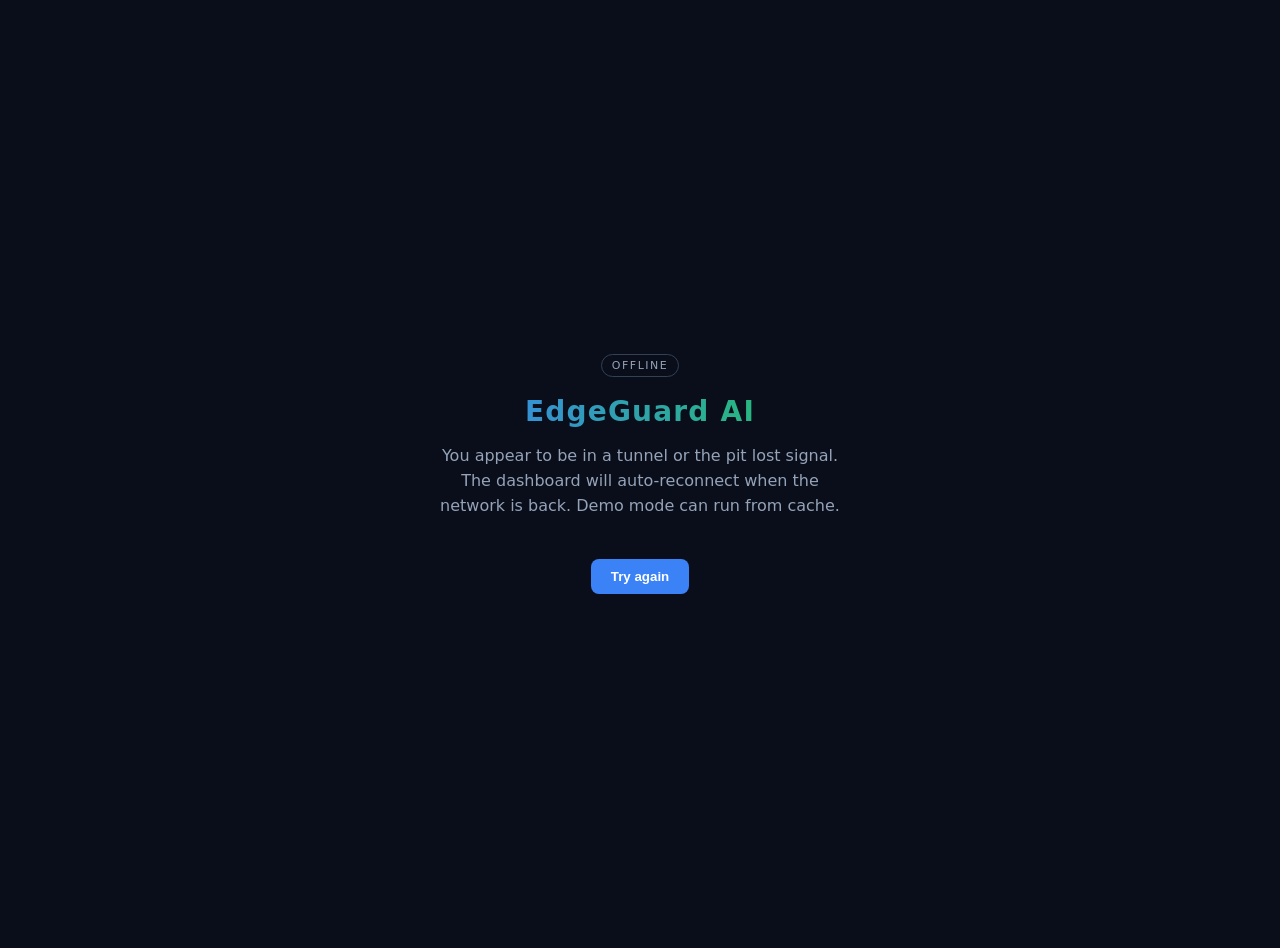
<file: frontend/offline.html>
<!doctype html>
<html lang="en">
<head>
<meta charset="utf-8">
<title>EdgeGuard AI — Offline</title>
<meta name="viewport" content="width=device-width, initial-scale=1">
<style>
  body{margin:0;background:#0a0e1a;color:#e2e8f0;font-family:system-ui,-apple-system,Segoe UI,Roboto,sans-serif;display:flex;align-items:center;justify-content:center;min-height:100vh;text-align:center;padding:24px}
  h1{font-size:28px;letter-spacing:1.2px;background:linear-gradient(90deg,#3b82f6,#22c55e);-webkit-background-clip:text;background-clip:text;color:transparent;margin:0 0 12px}
  p{color:#94a3b8;max-width:420px;line-height:1.55}
  button{margin-top:24px;padding:10px 20px;background:#3b82f6;color:white;border:none;border-radius:8px;font-weight:600;cursor:pointer}
  .badge{display:inline-block;padding:4px 10px;border:1px solid #334155;border-radius:999px;font-size:11px;letter-spacing:1.5px;color:#94a3b8;margin-bottom:18px}
</style>
</head>
<body>
  <div>
    <div class="badge">OFFLINE</div>
    <h1>EdgeGuard AI</h1>
    <p>You appear to be in a tunnel or the pit lost signal. The dashboard will auto-reconnect when the network is back. Demo mode can run from cache.</p>
    <button onclick="location.href='./index.html'">Try again</button>
  </div>
</body>
</html>
</file>
